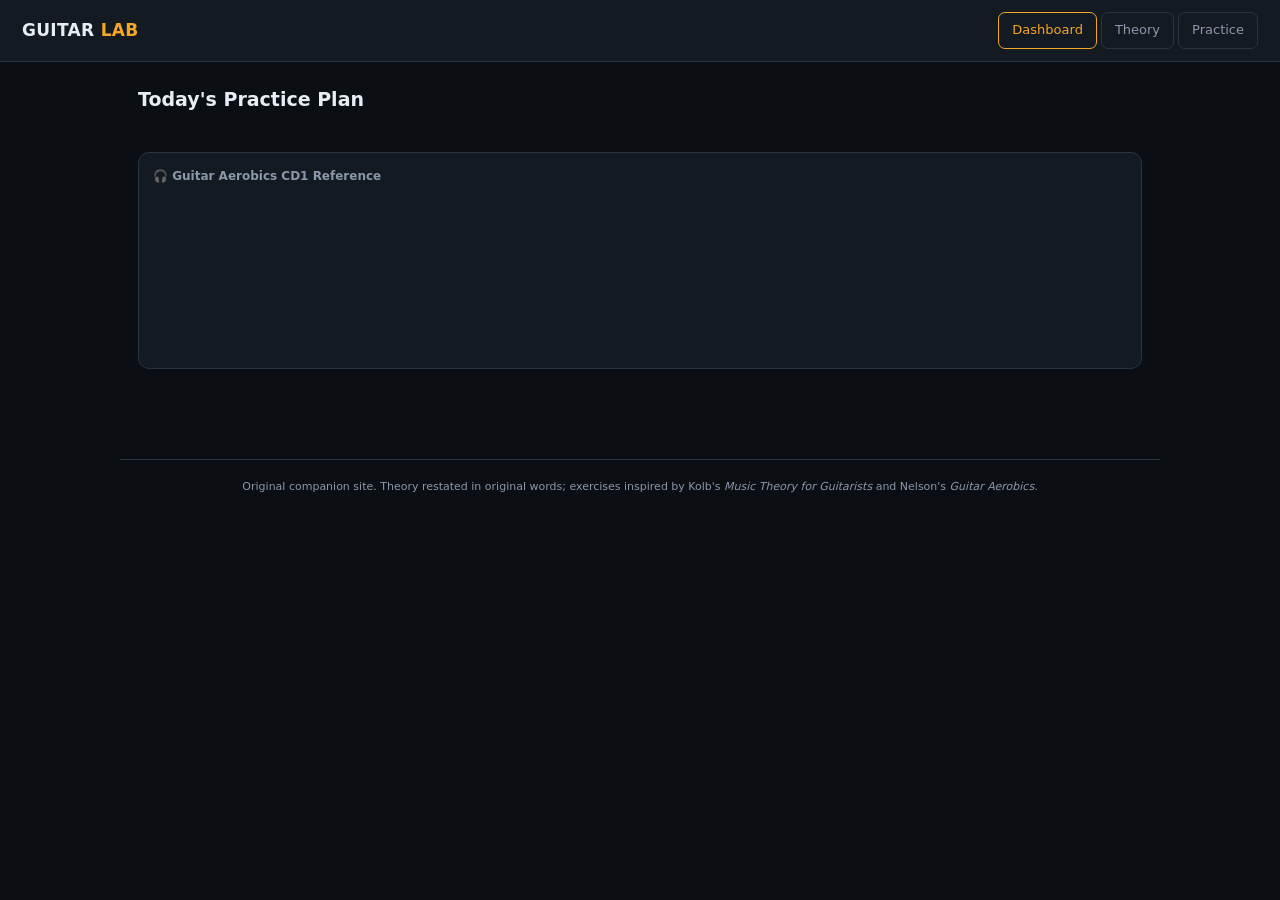
<file: index.html>
<!DOCTYPE html>
<html lang="en">
<head>
<meta charset="UTF-8">
<meta name="viewport" content="width=device-width, initial-scale=1">
<title>Guitar Lab — Dashboard</title>
<link rel="stylesheet" href="style.css">
</head>
<body>
<header>
  <h1>GUITAR <span>LAB</span></h1>
  <nav>
    <a href="index.html" class="active">Dashboard</a>
    <a href="theory.html">Theory</a>
    <a href="practice.html">Practice</a>
  </nav>
</header>
<main>
  <h2>Today's Practice Plan</h2>
  <p class="sub" id="todayLine"></p>
  <div class="grid" id="taskList"></div>
  <div class="spotify-wrap" style="margin-top:20px">
    <p><strong>🎧 Guitar Aerobics CD1 Reference</strong></p>
    <iframe style="border-radius:10px" src="https://open.spotify.com/embed/playlist/25AkD70NQKPqz7oPmAFISZ?utm_source=generator&theme=0" width="100%" height="152" frameBorder="0" allowfullscreen="" allow="autoplay; clipboard-write; encrypted-media; fullscreen; picture-in-picture" loading="lazy"></iframe>
  </div>
</main>
<footer>Original companion site. Theory restated in original words; exercises inspired by Kolb's <em>Music Theory for Guitarists</em> and Nelson's <em>Guitar Aerobics</em>.</footer>
<script src="data.js"></script>
<script>
function renderDashboard(){
  const d = new Date();
  const dayIdx = d.getDay();
  const [technique, exId] = DAY_ROTATION[dayIdx];
  const theoryToday = THEORY_CHAPTERS[dayIdx % THEORY_CHAPTERS.length];

  document.getElementById("todayLine").textContent =
    d.toLocaleDateString(undefined,{weekday:"long",month:"short",day:"numeric"}) +
    " · Technique: " + technique;

  const tasks = [
    {title:"Warm-up: " + (dayIdx===6?"Finger Stretch":"Chromatic") + " (15 min)", meta:"Metronome 50→85 BPM", href:"practice.html?ex="+(dayIdx===6?"exWarm1":"exWarm2")},
    {title:"Technique: " + technique, meta:"Guitar Aerobics · 8-set ladder", href:"practice.html?ex="+exId},
    {title:"Theory: " + theoryToday.title, meta:"Chapter " + theoryToday.ch, href:"theory.html#ch"+theoryToday.ch},
    {title:"Repertoire / song practice", meta:"10 min · play something you enjoy", href:"practice.html"}
  ];

  const list = document.getElementById("taskList");
  list.innerHTML = "";
  tasks.forEach((t,i)=>{
    const card = document.createElement("div");
    card.className = "card task";
    const checked = localStorage.getItem("gt_task_"+i)==="1";
    card.innerHTML = `<input type="checkbox" ${checked?"checked":""}><div><h3>${t.title}</h3><p>${t.meta}</p></div>`;
    card.querySelector("input").addEventListener("change",e=>{
      localStorage.setItem("gt_task_"+i, e.target.checked?"1":"");
      card.classList.toggle("done", e.target.checked);
    });
    card.addEventListener("click",e=>{
      if(e.target.tagName==="INPUT") return;
      window.location.href = t.href;
    });
    card.classList.toggle("done", checked);
    list.appendChild(card);
  });
}
renderDashboard();
</script>
</body>
</html>
</file>
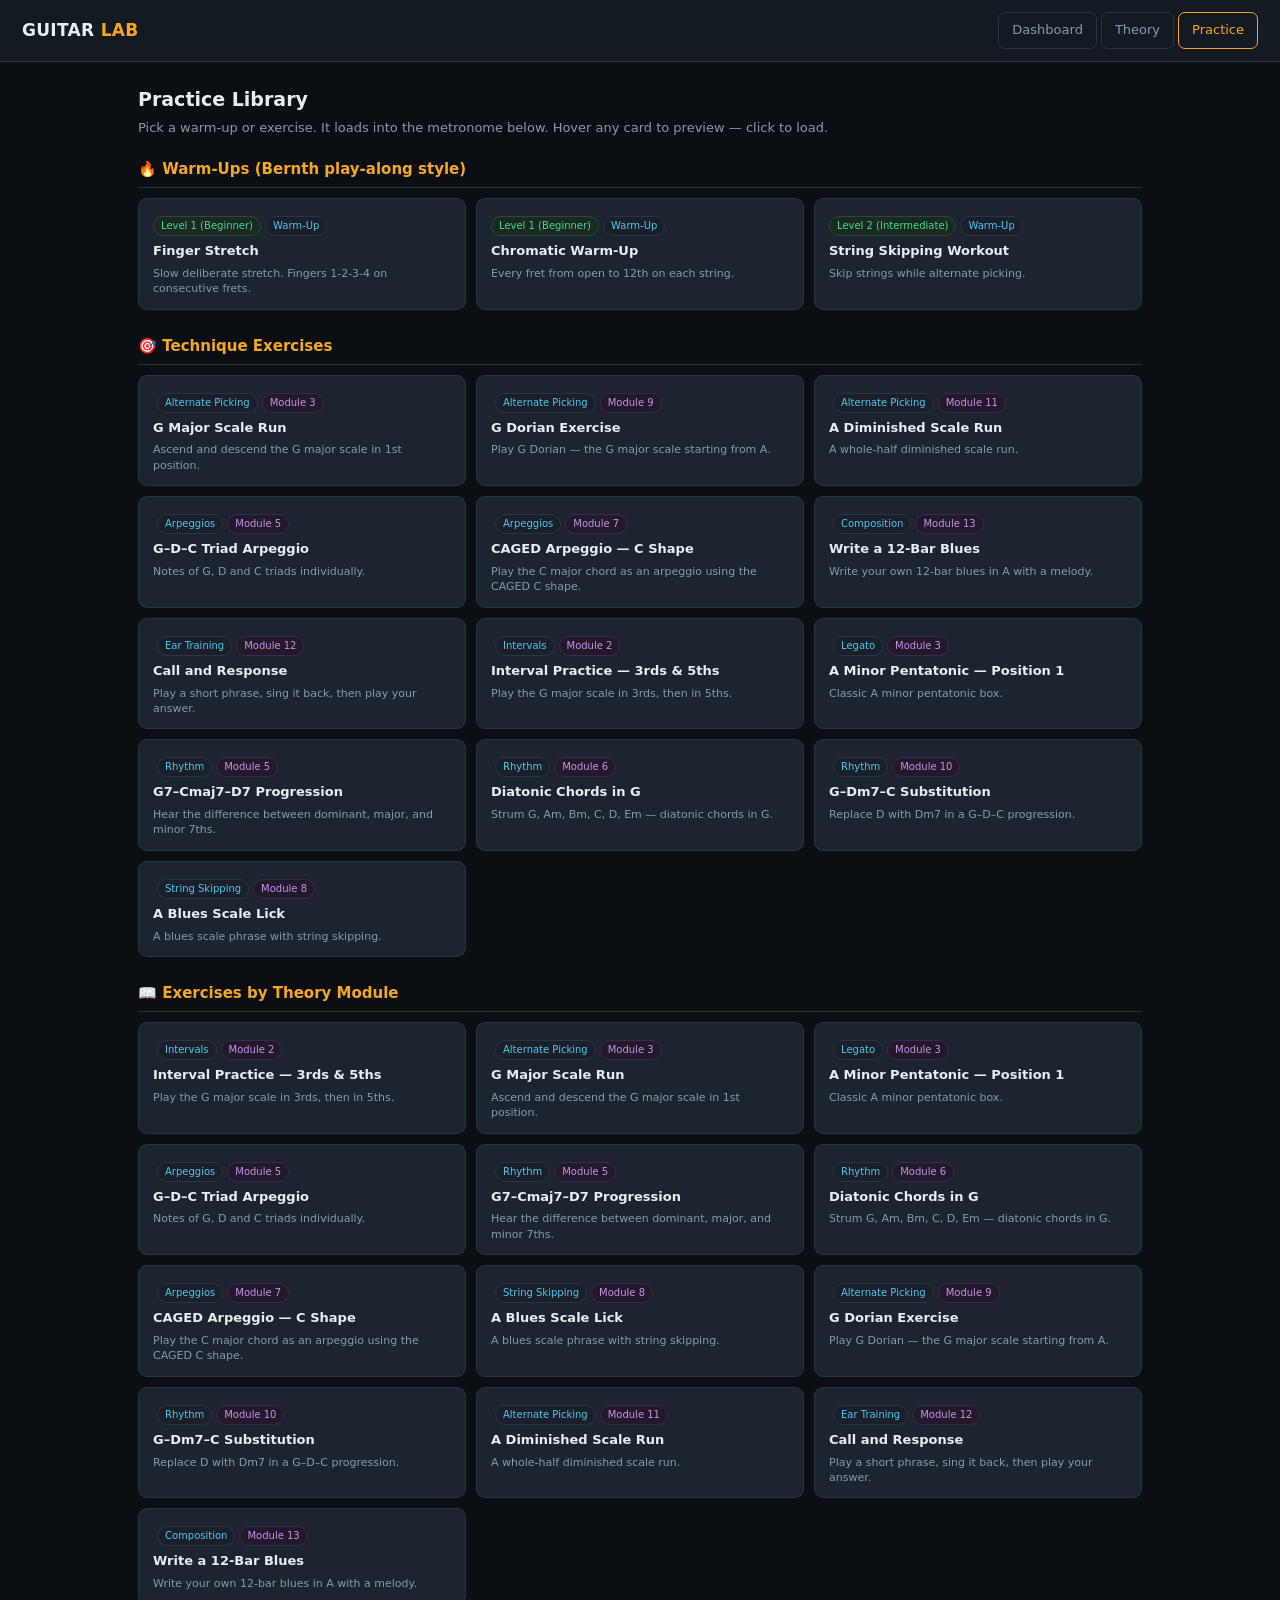
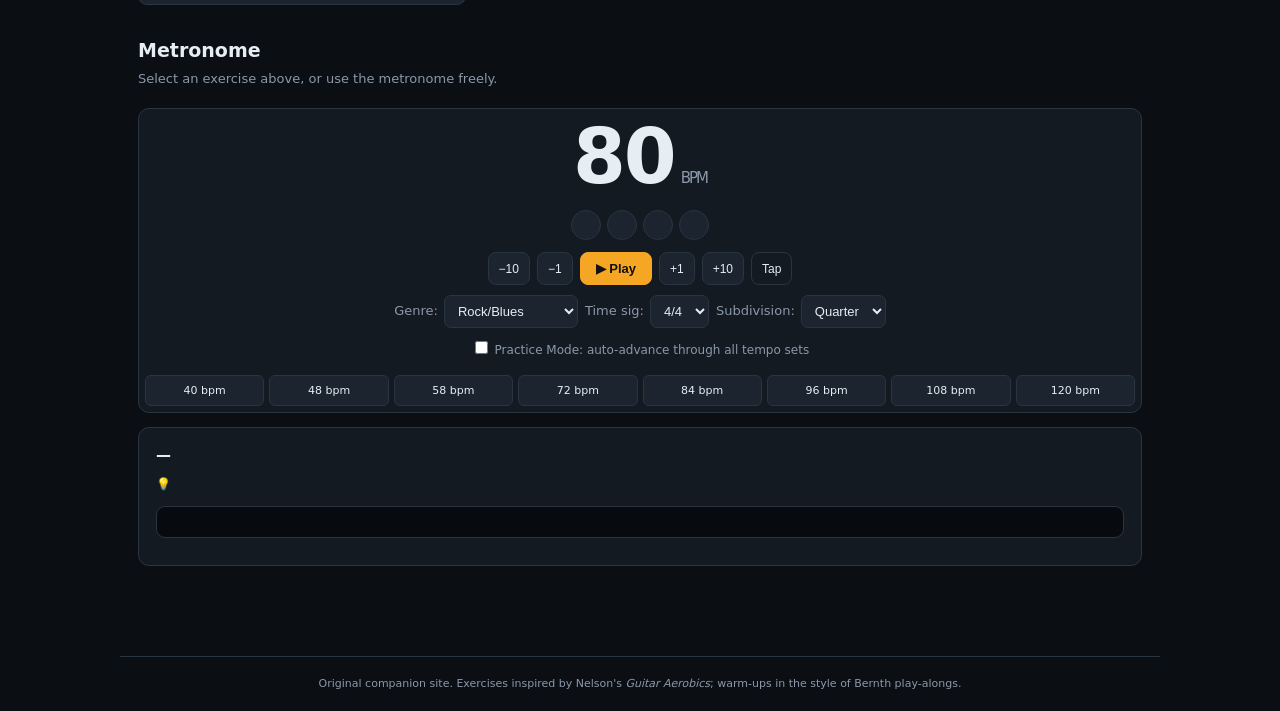
<file: practice.html>
<!DOCTYPE html>
<html lang="en">
<head>
<meta charset="UTF-8">
<meta name="viewport" content="width=device-width, initial-scale=1">
<title>Practice — Guitar Lab</title>
<link rel="stylesheet" href="style.css">
<style>
  /* Extra styles for the practice library */
  .lib-section{margin-bottom:24px}
  .lib-section h3{font-size:15px;color:var(--accent);margin:0 0 10px;border-bottom:1px solid var(--line);padding-bottom:6px}
  .lib-grid{display:grid;grid-template-columns:repeat(auto-fill,minmax(260px,1fr));gap:10px}
  .lib-card{background:var(--panel2);border:1px solid var(--line);border-radius:9px;padding:12px 14px;cursor:pointer;transition:.15s}
  .lib-card:hover{border-color:var(--accent);transform:translateY(-1px)}
  .lib-card.active{border-color:var(--accent);background:#2a2210}
  .lib-card h4{margin:0 0 4px;font-size:13px;color:var(--text)}
  .lib-card p{margin:0;font-size:11px;color:var(--muted);line-height:1.4}
  .lib-card .level{display:inline-block;font-size:10px;padding:1px 7px;border-radius:99px;
    background:#1a2a1e;color:var(--ok);border:1px solid #2a4a30;margin-bottom:5px}
  .lib-card .tech{display:inline-block;font-size:10px;padding:1px 7px;border-radius:99px;
    background:#1a1f2a;color:var(--accent2);border:1px solid var(--line);margin-left:4px;margin-bottom:5px}
  .lib-card .ch{display:inline-block;font-size:10px;padding:1px 7px;border-radius:99px;
    background:#221a2a;color:#c792ea;border:1px solid #3a2a4a;margin-left:4px;margin-bottom:5px}
  .empty-note{background:#1a1f2a;border:1px dashed var(--line);border-radius:8px;
    padding:12px;font-size:12px;color:var(--muted);text-align:center;margin-bottom:16px}
</style>
</head>
<body>
<header>
  <h1>GUITAR <span>LAB</span></h1>
  <nav>
    <a href="index.html">Dashboard</a>
    <a href="theory.html">Theory</a>
    <a href="practice.html" class="active">Practice</a>
  </nav>
</header>

<main>

  <!-- ============ PRACTICE LIBRARY ============ -->
  <section id="libraryView">
    <h2>Practice Library</h2>
    <p class="sub">Pick a warm-up or exercise. It loads into the metronome below. Hover any card to preview — click to load.</p>

    <div id="libWarning" class="empty-note hidden">No exercises loaded. Make sure <code>data.js</code> is in the same folder and contains <code>WARMUPS</code> and <code>EXERCISES</code>.</div>

    <!-- Warm-ups by level -->
    <div class="lib-section">
      <h3>🔥 Warm-Ups (Bernth play-along style)</h3>
      <div class="lib-grid" id="warmupGrid"></div>
    </div>

    <!-- Exercises by technique -->
    <div class="lib-section">
      <h3>🎯 Technique Exercises</h3>
      <div class="lib-grid" id="exerciseGrid"></div>
    </div>

    <!-- Exercises by theory chapter -->
    <div class="lib-section">
      <h3>📖 Exercises by Theory Module</h3>
      <div class="lib-grid" id="theoryGrid"></div>
    </div>
  </section>

  <!-- ============ METRONOME + EXERCISE VIEWER ============ -->
  <section id="metroView" style="margin-top:30px">
    <h2 id="exTitle">Metronome</h2>
    <p class="sub" id="exMeta">Select an exercise above, or use the metronome freely.</p>

    <div class="card metro">
      <div class="bpm-display"><span id="bpm">80</span><small>BPM</small></div>
      <div class="beat-row" id="beats"></div>
      <div class="controls">
        <button class="btn small" id="minus10">−10</button>
        <button class="btn small" id="minus1">−1</button>
        <button class="btn primary" id="play">▶ Play</button>
        <button class="btn small" id="plus1">+1</button>
        <button class="btn small" id="plus10">+10</button>
        <button class="btn ghost small" id="tapBtn">Tap</button>
      </div>
      <div class="controls">
        <label class="inline">Genre:
          <select id="genreSelect">
            <option value="rockblues">Rock/Blues</option>
            <option value="metal">Metal</option>
            <option value="bluesshuffle">Blues Shuffle</option>
            <option value="jazzswing">Jazz Swing</option>
            <option value="country">Country</option>
            <option value="funk">Funk</option>
            <option value="warmup">Warm-Up (slow)</option>
          </select>
        </label>
        <label class="inline">Time sig:
          <select id="beatsSelect">
            <option value="4">4/4</option>
            <option value="3">3/4</option>
            <option value="6">6/8</option>
          </select>
        </label>
        <label class="inline">Subdivision:
          <select id="subdivSelect">
            <option value="1">Quarter</option>
            <option value="2">Eighth</option>
            <option value="3">Triplet</option>
            <option value="4">16th</option>
          </select>
        </label>
      </div>
      <div class="practice-mode-toggle">
        <label><input type="checkbox" id="practiceMode"> Practice Mode: auto-advance through all tempo sets</label>
      </div>
      <div class="sets" id="sets"></div>
    </div>

    <div class="card" style="margin-top:14px">
      <h3 id="exName">—</h3>
      <p id="exDesc" style="margin:5px 0 8px"></p>
      <p style="font-size:12px;color:var(--accent2)">💡 <span id="exTip"></span></p>
      <pre class="tab" id="exTab"></pre>
      <div id="exLinks"></div>
    </div>
  </section>

</main>

<footer>Original companion site. Exercises inspired by Nelson's <em>Guitar Aerobics</em>; warm-ups in the style of Bernth play-alongs.</footer>

<script src="data.js"></script>
<script>
/* =========================================================
   GUARD: make sure data.js loaded correctly
   ========================================================= */
if(typeof WARMUPS === "undefined" || typeof EXERCISES === "undefined" || typeof GENRE_LADDERS === "undefined"){
  document.getElementById("libWarning").classList.remove("hidden");
  console.error("data.js is missing or failed to load.");
}

/* =========================================================
   LIBRARY RENDERING
   ========================================================= */
function levelClass(level){
  return level && level.includes("Level 2") ? "level-2" : "level-1";
}

function buildLibCard(id, ex, type){
  const card = document.createElement("div");
  card.className = "lib-card";
  card.dataset.ex = id;
  const levelTag = ex.level ? `<span class="level">${ex.level}</span>` : "";
  const techTag = ex.technique ? `<span class="tech">${ex.technique}</span>` : "";
  const chTag = ex.theoryCh ? `<span class="ch">Module ${ex.theoryCh}</span>` : "";
  card.innerHTML = `
    ${levelTag}${techTag}${chTag}
    <h4>${ex.title}</h4>
    <p>${ex.description}</p>`;
  card.addEventListener("click", ()=>{
    document.querySelectorAll(".lib-card").forEach(c=>c.classList.remove("active"));
    card.classList.add("active");
    loadExercise(id);
    document.getElementById("metroView").scrollIntoView({behavior:"smooth"});
  });
  return card;
}

function renderLibrary(){
  // Warm-ups
  const warmGrid = document.getElementById("warmupGrid");
  warmGrid.innerHTML = "";
  if(typeof WARMUPS !== "undefined"){
    Object.entries(WARMUPS).forEach(([id,ex])=>{
      warmGrid.appendChild(buildLibCard(id, ex, "warmup"));
    });
  }

  // Exercises grouped by technique
  const exGrid = document.getElementById("exerciseGrid");
  exGrid.innerHTML = "";
  if(typeof EXERCISES !== "undefined"){
    const byTech = {};
    Object.entries(EXERCISES).forEach(([id,ex])=>{
      const t = ex.technique || "Other";
      if(!byTech[t]) byTech[t] = [];
      byTech[t].push([id,ex]);
    });
    Object.keys(byTech).sort().forEach(tech=>{
      byTech[tech].forEach(([id,ex])=>{
        exGrid.appendChild(buildLibCard(id, ex, "exercise"));
      });
    });
  }

  // Exercises grouped by theory module
  const thGrid = document.getElementById("theoryGrid");
  thGrid.innerHTML = "";
  if(typeof EXERCISES !== "undefined"){
    const byCh = {};
    Object.entries(EXERCISES).forEach(([id,ex])=>{
      if(ex.theoryCh){
        if(!byCh[ex.theoryCh]) byCh[ex.theoryCh] = [];
        byCh[ex.theoryCh].push([id,ex]);
      }
    });
    Object.keys(byCh).sort((a,b)=>a-b).forEach(ch=>{
      byCh[ch].forEach(([id,ex])=>{
        thGrid.appendChild(buildLibCard(id, ex, "exercise"));
      });
    });
    if(Object.keys(byCh).length === 0){
      thGrid.innerHTML = `<div class="empty-note">No exercises are tagged with a theory module yet.</div>`;
    }
  }
}

/* =========================================================
   METRONOME (Web Audio)
   ========================================================= */
const AudioCtx = window.AudioContext || window.webkitAudioContext;
let audioCtx = null;
let bpm = 80, beatsPerBar = 4, subdivision = 1, playing = false, timer = null;
let nextNoteTime = 0, currentBeat = 0, subTick = 0;
let currentSetIndex = 0, practiceMode = false, setRepsRemaining = 10;

const bpmEl = document.getElementById("bpm");
const beatsEl = document.getElementById("beats");
const setsEl = document.getElementById("sets");
const genreSel = document.getElementById("genreSelect");
const beatsSel = document.getElementById("beatsSelect");
const subdivSel = document.getElementById("subdivSelect");
const practiceToggle = document.getElementById("practiceMode");

function buildBeatDots(){
  beatsEl.innerHTML = "";
  for(let i=0;i<beatsPerBar;i++){
    const d = document.createElement("span");
    d.className = "beat" + (i===0?" accent":"");
    beatsEl.appendChild(d);
  }
}
function drawBeat(){
  [...beatsEl.children].forEach((el,i)=>el.classList.toggle("on", i===currentBeat));
}
function scheduleClick(time, accent){
  const osc = audioCtx.createOscillator();
  const gain = audioCtx.createGain();
  osc.connect(gain); gain.connect(audioCtx.destination);
  osc.frequency.value = accent ? 1000 : 700;
  gain.gain.setValueAtTime(0.0001, time);
  gain.gain.exponentialRampToValueAtTime(accent ? 0.4 : 0.25, time + 0.002);
  gain.gain.exponentialRampToValueAtTime(0.0001, time + 0.05);
  osc.start(time); osc.stop(time + 0.06);
}
function scheduler(){
  while(nextNoteTime < audioCtx.currentTime + 0.1){
    const secondsPerBeat = 60 / bpm;
    const subInterval = secondsPerBeat / subdivision;
    const isBeatStart = (subTick === 0);
    const accent = (currentBeat === 0 && isBeatStart);
    scheduleClick(nextNoteTime, accent);
    nextNoteTime += subInterval;
    subTick++;
    if(subTick >= subdivision){
      subTick = 0;
      currentBeat = (currentBeat + 1) % beatsPerBar;
      setTimeout(()=>drawBeat(), Math.max(0,(nextNoteTime - audioCtx.currentTime)*1000 - 10));
      if(practiceMode){
        setRepsRemaining--;
        if(setRepsRemaining <= 0){
          const ladder = GENRE_LADDERS[genreSel.value];
          if(currentSetIndex < ladder.length - 1){
            currentSetIndex++;
            bpm = ladder[currentSetIndex];
            bpmEl.textContent = bpm;
            setRepsRemaining = 10;
            markSet();
          }
        }
      }
    }
  }
}
function start(){
  if(playing) return;
  if(!audioCtx) audioCtx = new AudioCtx();
  if(audioCtx.state === "suspended") audioCtx.resume();
  playing = true; currentBeat = 0; subTick = 0;
  nextNoteTime = audioCtx.currentTime + 0.1;
  setRepsRemaining = 10;
  timer = setInterval(scheduler, 25);
  document.getElementById("play").textContent = "■ Stop";
  document.getElementById("play").classList.remove("primary");
}
function stop(){
  playing = false; clearInterval(timer); timer = null;
  [...beatsEl.children].forEach(el=>el.classList.remove("on"));
  document.getElementById("play").textContent = "▶ Play";
  document.getElementById("play").classList.add("primary");
}
function setBpm(v){
  bpm = Math.min(300, Math.max(20, v));
  bpmEl.textContent = bpm;
  markSet();
}
function renderSets(){
  const ladder = GENRE_LADDERS[genreSel.value];
  setsEl.innerHTML = "";
  ladder.forEach((b,i)=>{
    const s = document.createElement("div");
    s.className = "set"; s.textContent = b + " bpm";
    s.onclick = ()=>{ currentSetIndex = i; setBpm(b); markSet(); };
    setsEl.appendChild(s);
  });
  markSet();
}
function markSet(){
  const ladder = GENRE_LADDERS[genreSel.value];
  [...setsEl.children].forEach((el,i)=>el.classList.toggle("current", ladder[i]===bpm));
}
let tapTimes = [];
document.getElementById("tapBtn").onclick = ()=>{
  const now = performance.now();
  tapTimes.push(now);
  if(tapTimes.length > 5) tapTimes.shift();
  if(tapTimes.length >= 2){
    let intervals = [];
    for(let i=1;i<tapTimes.length;i++) intervals.push(tapTimes[i]-tapTimes[i-1]);
    const avg = intervals.reduce((a,b)=>a+b,0)/intervals.length;
    setBpm(Math.round(60000/avg));
  }
};
document.getElementById("play").onclick = ()=> playing ? stop() : start();
document.getElementById("minus10").onclick = ()=> setBpm(bpm-10);
document.getElementById("minus1").onclick = ()=> setBpm(bpm-1);
document.getElementById("plus1").onclick = ()=> setBpm(bpm+1);
document.getElementById("plus10").onclick = ()=> setBpm(bpm+10);
beatsSel.onchange = ()=>{ beatsPerBar = +beatsSel.value; currentBeat = 0; buildBeatDots(); };
subdivSel.onchange = ()=>{ subdivision = +subdivSel.value; subTick = 0; };
genreSel.onchange = ()=>{ currentSetIndex = 0; renderSets(); setBpm(GENRE_LADDERS[genreSel.value][0]); };
practiceToggle.onchange = ()=>{ practiceMode = practiceToggle.checked; setRepsRemaining = 10; };

/* =========================================================
   EXERCISE VIEWER (loads into the metronome card)
   ========================================================= */
function loadExercise(id){
  const ex = (typeof EXERCISES !== "undefined" && EXERCISES[id]) ||
             (typeof WARMUPS !== "undefined" && WARMUPS[id]);
  if(!ex) return;

  document.getElementById("exTitle").textContent = ex.title;
  const chTag = ex.theoryCh ? `<span class="tag theory-link">Module ${ex.theoryCh}</span>` : "";
  const levelTag = ex.level ? `<span class="tag warmup">${ex.level}</span>` : "";
  document.getElementById("exMeta").innerHTML =
    `${levelTag}<span class="tag">${ex.technique}</span><span class="tag genre">${ex.genre}</span>${chTag}`;

  document.getElementById("exName").textContent = ex.title;
  document.getElementById("exDesc").textContent = ex.description;
  document.getElementById("exTip").textContent = ex.tip;
  document.getElementById("exTab").textContent = ex.tab;

  const linkWrap = document.getElementById("exLinks");
  linkWrap.innerHTML = "";
  if(ex.videoQuery){
    const a = document.createElement("a");
    a.className = "video-link";
    a.href = "https://www.youtube.com/results?search_query=" + encodeURIComponent(ex.videoQuery);
    a.target = "_blank";
    a.textContent = "▶ YouTube: " + ex.videoQuery;
    linkWrap.appendChild(a);
  }

  genreSel.value = ex.bpmKey;
  currentSetIndex = 0;
  renderSets();
  setBpm(GENRE_LADDERS[ex.bpmKey][0]);

  // highlight card if triggered by URL
  document.querySelectorAll(".lib-card").forEach(c=>{
    c.classList.toggle("active", c.dataset.ex === id);
  });
}

/* =========================================================
   BOOT
   ========================================================= */
buildBeatDots();
renderSets();
setBpm(80);
renderLibrary();

const params = new URLSearchParams(location.search);
if(params.get("ex")){
  loadExercise(params.get("ex"));
  setTimeout(()=>document.getElementById("metroView").scrollIntoView({behavior:"smooth"}), 200);
}
</script>
</body>
</html>
</file>
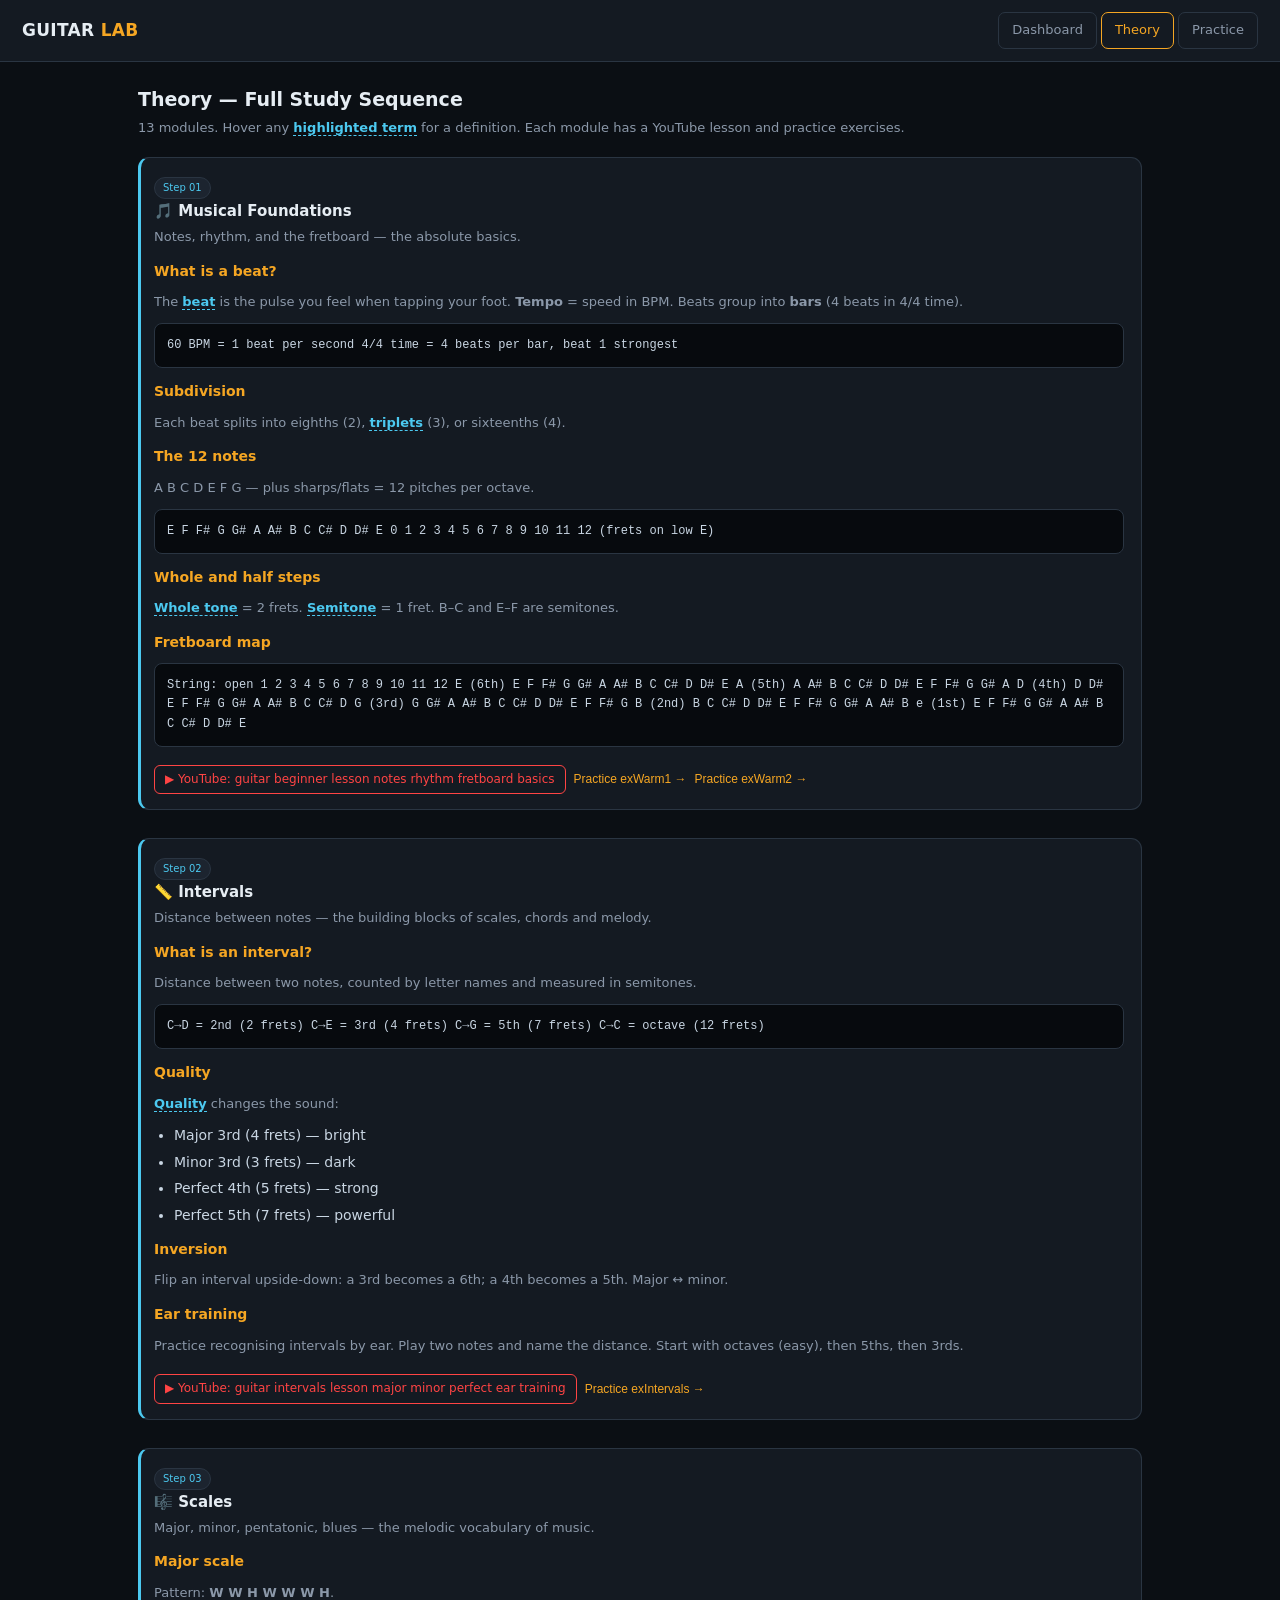
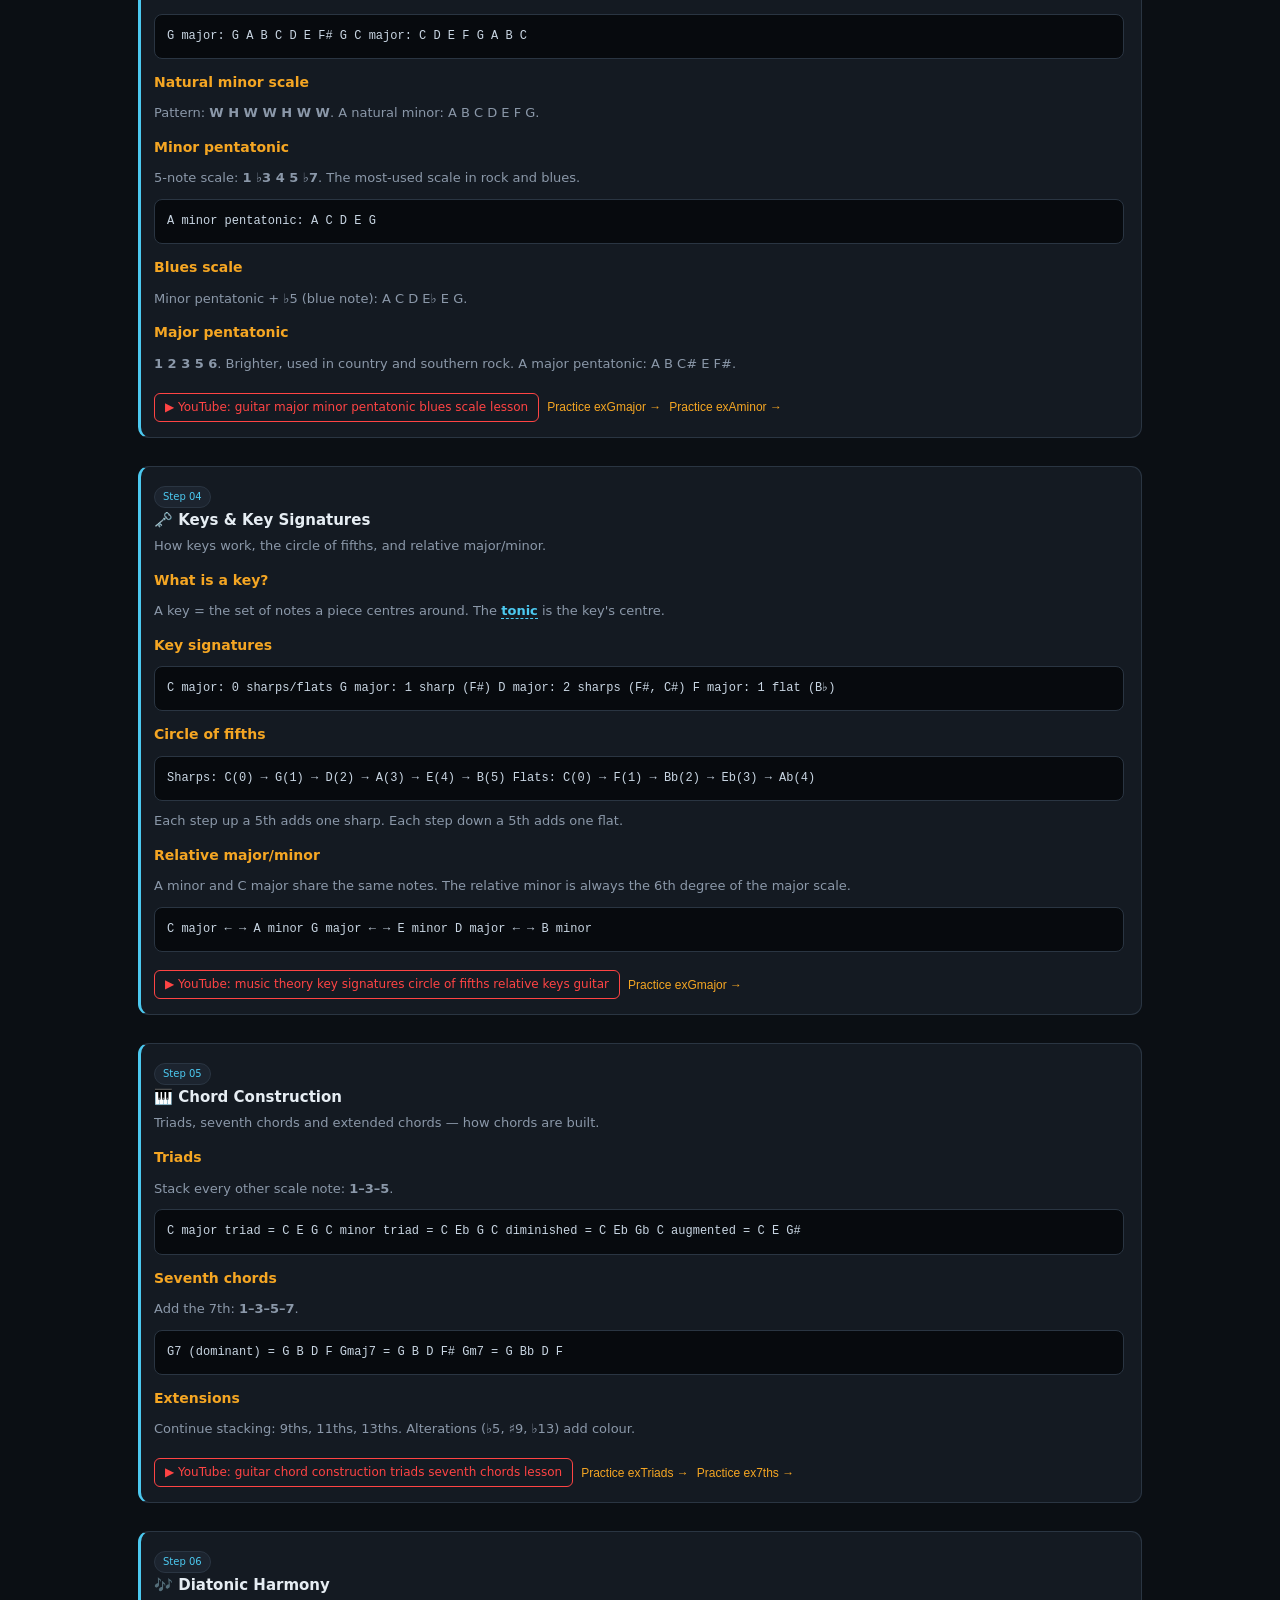
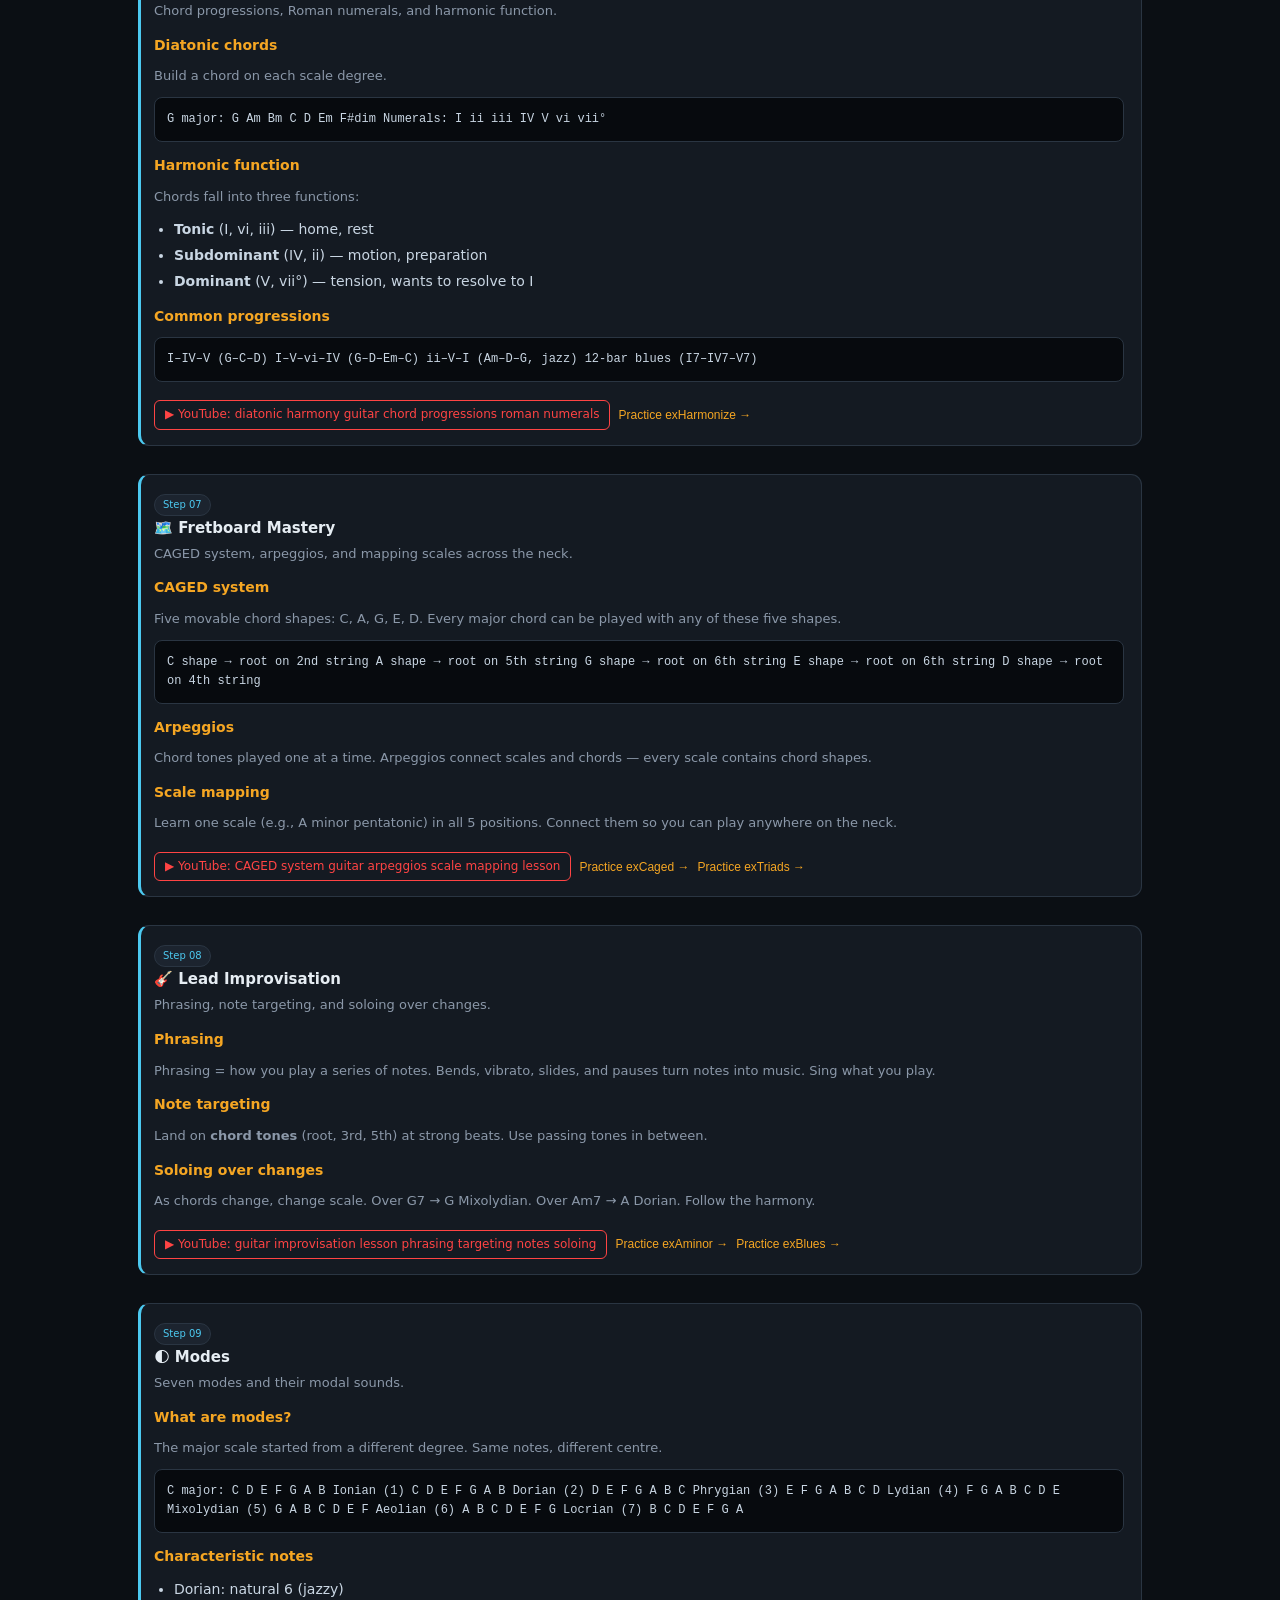
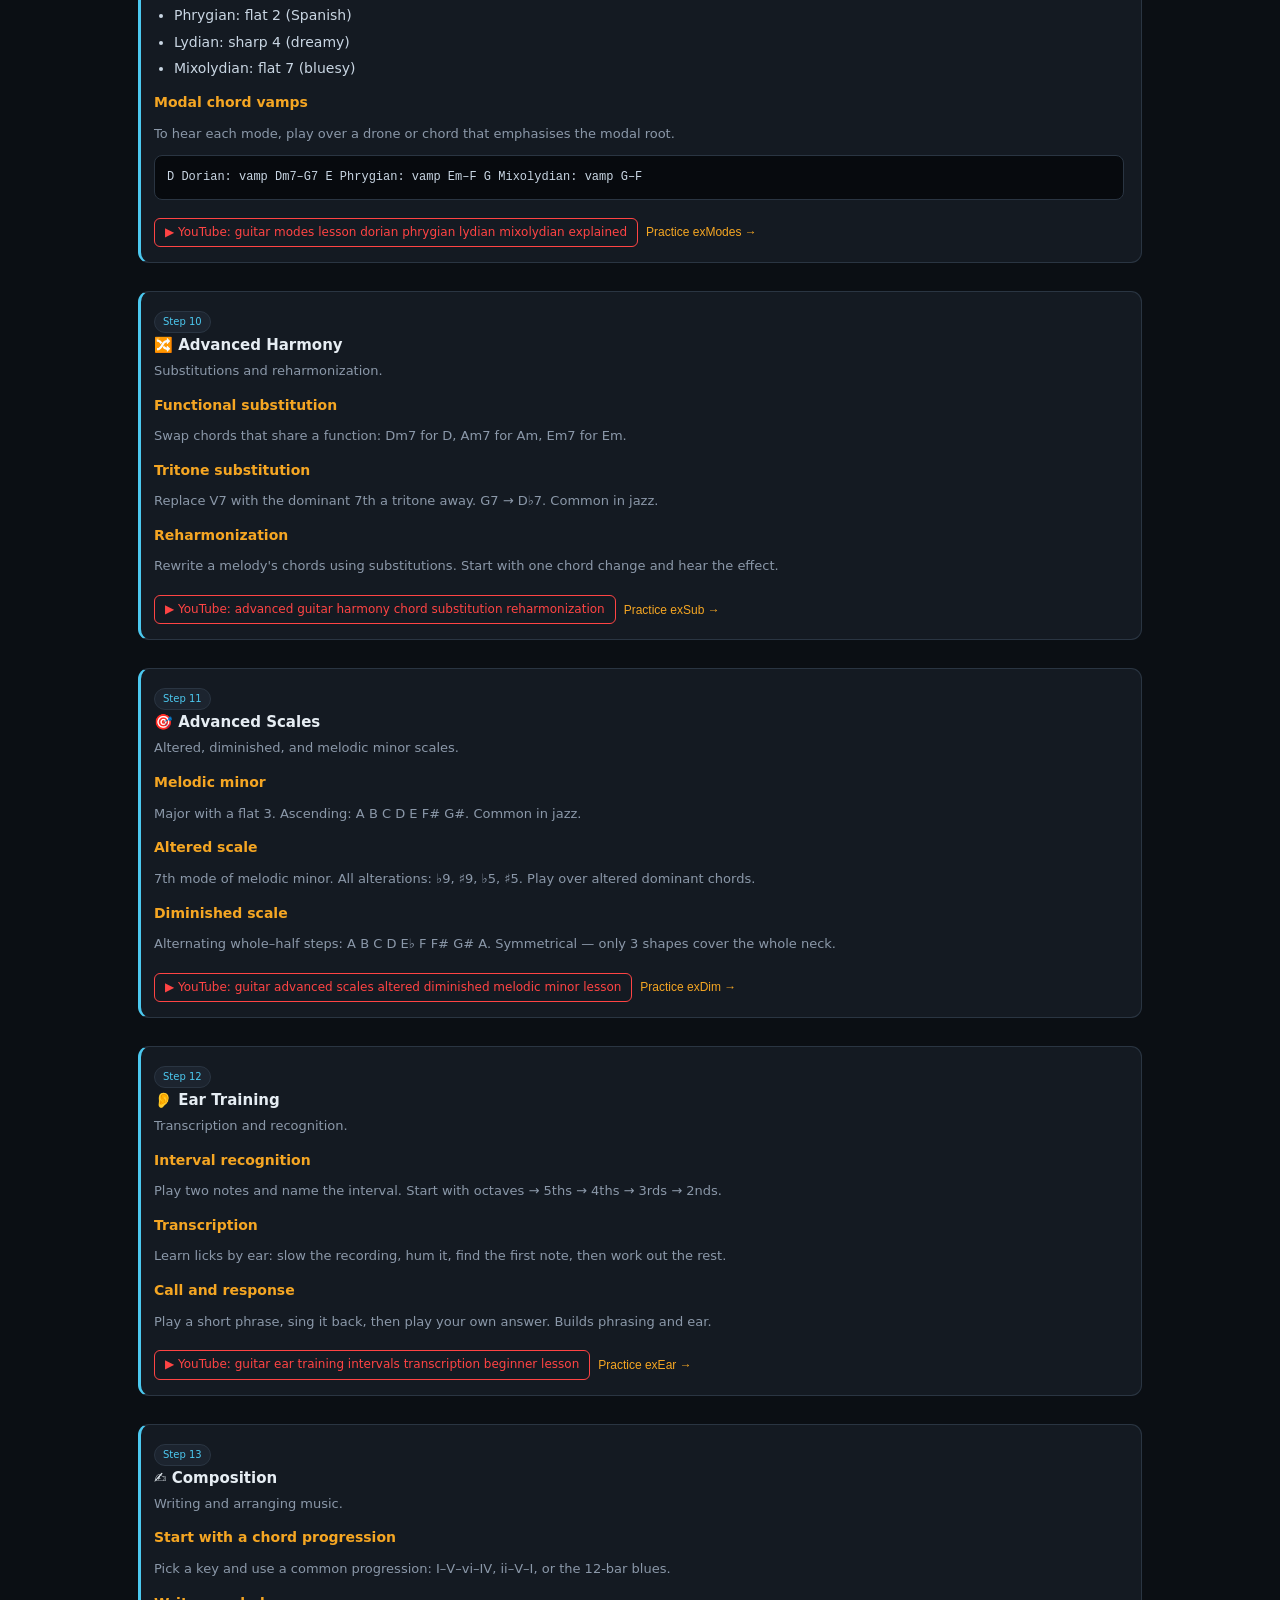
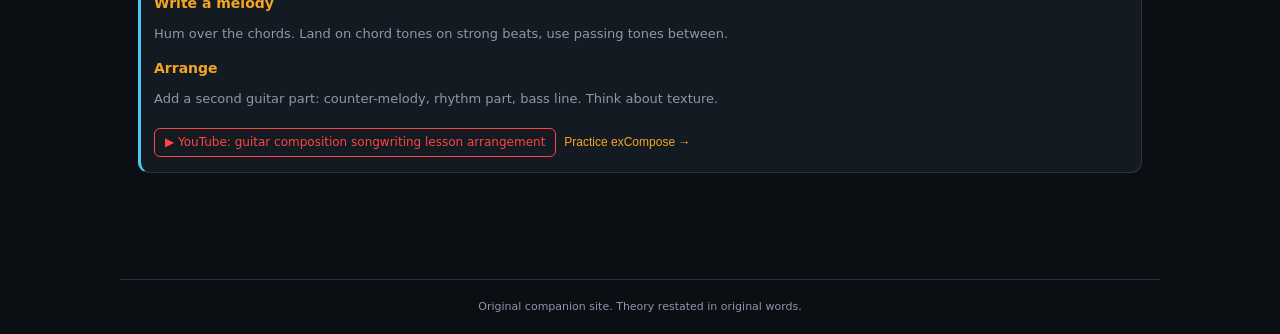
<file: theory.html>
<!DOCTYPE html>
<html lang="en">
<head>
<meta charset="UTF-8">
<meta name="viewport" content="width=device-width, initial-scale=1">
<title>Theory — Guitar Lab</title>
<link rel="stylesheet" href="style.css">
</head>
<body>
<header>
  <h1>GUITAR <span>LAB</span></h1>
  <nav>
    <a href="index.html">Dashboard</a>
    <a href="theory.html" class="active">Theory</a>
    <a href="practice.html">Practice</a>
  </nav>
</header>
<main>
  <h2>Theory — Full Study Sequence</h2>
  <p class="sub">13 modules. Hover any <span class="term" data-def="Like this.">highlighted term</span> for a definition. Each module has a YouTube lesson and practice exercises.</p>
  <div class="grid" id="theoryList"></div>
</main>
<footer>Original companion site. Theory restated in original words.</footer>
<script src="data.js"></script>
<script>
const wrap = document.getElementById("theoryList");
MODULES.forEach(m=>{
  const el = document.createElement("div");
  el.className = "card lesson";
  el.id = "m" + m.id;
  let html = `<span class="tag">Step ${String(m.id).padStart(2,'0')}</span>
    <h3>${m.icon} ${m.title}</h3>
    <p style="margin:4px 0 10px;color:var(--muted);font-size:13px">${m.description}</p>`;
  m.sections.forEach(s=>{
    html += `<h4>${s.h}</h4><div class="lesson-body">${s.body}</div>`;
  });
  html += `<div style="margin-top:10px;display:flex;flex-wrap:wrap;gap:8px">`;
  html += `<a class="video-link" href="https://www.youtube.com/results?search_query=${encodeURIComponent(m.youtube)}" target="_blank">▶ YouTube: ${m.youtube}</a>`;
  m.exercises.forEach(ex=>{
    html += `<button class="more" data-ex="${ex}">Practice ${ex} →</button>`;
  });
  html += `</div>`;
  el.innerHTML = html;
  el.querySelectorAll(".more").forEach(btn=>{
    btn.addEventListener("click",()=>{
      window.location.href = "practice.html?ex=" + btn.dataset.ex;
    });
  });
  wrap.appendChild(el);
});
</script>
</body>
</html>
</file>
<file: style.css>
:root{
    --bg:#0b0f14; --panel:#141a22; --panel2:#1c242f; --line:#2a3542;
    --text:#e6edf3; --muted:#8b98a9; --accent:#f5a623; --accent2:#4cc9f0;
    --ok:#3ddc97;
  }
  *{box-sizing:border-box}
  body{margin:0;font-family:system-ui,-apple-system,Segoe UI,Roboto,sans-serif;
       background:var(--bg);color:var(--text);line-height:1.6}
  header{display:flex;align-items:center;gap:16px;padding:12px 22px;
         background:var(--panel);border-bottom:1px solid var(--line);position:sticky;top:0;z-index:20}
  header h1{font-size:17px;margin:0;letter-spacing:.3px;white-space:nowrap}
  header h1 span{color:var(--accent)}
  nav{display:flex;gap:4px;margin-left:auto}
  nav a{background:transparent;border:1px solid var(--line);color:var(--muted);
        padding:7px 13px;border-radius:7px;cursor:pointer;font-size:13px;text-decoration:none}
  nav a.active,nav a:hover{border-color:var(--accent);color:var(--accent)}
  main{max-width:1040px;margin:0 auto;padding:22px 18px 90px}
  h2{font-size:19px;margin:0 0 4px}
  .sub{color:var(--muted);font-size:13px;margin:0 0 18px}
  .grid{display:grid;gap:12px}
  .card{background:var(--panel);border:1px solid var(--line);border-radius:11px;padding:15px 17px}
  .card h3{margin:0 0 5px;font-size:15px}
  .card p{margin:0;font-size:13px;color:var(--muted)}
  .task{display:flex;align-items:flex-start;gap:13px;cursor:pointer}
  .task input{width:18px;height:18px;accent-color:var(--ok);flex:none;margin-top:3px}
  .task.done h3{text-decoration:line-through;color:var(--muted)}
  .tag{display:inline-block;font-size:10px;padding:2px 8px;border-radius:99px;
       background:var(--panel2);color:var(--accent2);margin-right:5px;border:1px solid var(--line)}
  .tag.genre{color:var(--accent)}
  .tag.warmup{color:var(--ok)}
  .tag.theory-link{color:#c792ea}
  .metro{text-align:center;padding:6px}
  .bpm-display{font-size:76px;font-weight:700;letter-spacing:-2px;font-variant-numeric:tabular-nums;line-height:1.1}
  .bpm-display small{font-size:15px;color:var(--muted);font-weight:400;margin-left:6px}
  .beat-row{display:flex;justify-content:center;gap:6px;margin:12px 0}
  .beat{width:30px;height:30px;border-radius:50%;background:var(--panel2);
        border:1px solid var(--line);transition:background .04s}
  .beat.on{background:var(--accent);border-color:var(--accent);box-shadow:0 0 14px var(--accent)}
  .beat.accent.on{background:var(--accent2);border-color:var(--accent2);box-shadow:0 0 14px var(--accent2)}
  .controls{display:flex;justify-content:center;gap:7px;flex-wrap:wrap;margin:10px 0}
  .btn{background:var(--panel2);border:1px solid var(--line);color:var(--text);
       padding:8px 15px;border-radius:8px;cursor:pointer;font-size:13px}
  .btn:hover{border-color:var(--accent)}
  .btn.primary{background:var(--accent);color:#111;border-color:var(--accent);font-weight:600}
  .btn.ghost{background:transparent}
  .btn.small{padding:5px 10px;font-size:12px}
  select{background:var(--panel2);color:var(--text);border:1px solid var(--line);
         padding:7px 9px;border-radius:7px;font-size:13px}
  label.inline{display:inline-flex;align-items:center;gap:6px;font-size:13px;color:var(--muted)}
  .sets{display:grid;grid-template-columns:repeat(8,1fr);gap:5px;margin-top:14px}
  .set{background:var(--panel2);border:1px solid var(--line);border-radius:6px;
       padding:6px 2px;font-size:11px;cursor:pointer;text-align:center;transition:.15s}
  .set:hover{border-color:var(--accent2)}
  .set.current{border-color:var(--accent);background:#2a2210;color:var(--accent)}
  pre.tab{background:#070a0e;border:1px solid var(--line);border-radius:9px;padding:15px;
          overflow-x:auto;font-size:12px;line-height:1.5;color:#c9d6e3;font-family:ui-monospace,monospace}
  .hidden{display:none}
  .lesson{border-left:3px solid var(--accent2);padding-left:13px;margin-bottom:16px}
  .lesson h3{margin:0 0 3px}
  .lesson h4{margin:12px 0 4px;font-size:14px;color:var(--accent)}
  .lesson .more{color:var(--accent);font-size:12px;cursor:pointer;background:none;border:none;padding:0;margin-top:8px}
  .chapter-nav{display:flex;flex-wrap:wrap;gap:5px;margin-bottom:16px}
  .chapter-nav button{background:var(--panel2);border:1px solid var(--line);color:var(--muted);
                      padding:5px 10px;border-radius:6px;font-size:12px;cursor:pointer}
  .chapter-nav button.active{border-color:var(--accent);color:var(--accent)}
  .spotify-wrap{background:var(--panel);border:1px solid var(--line);border-radius:11px;padding:14px;margin-top:14px}
  .spotify-wrap p{font-size:12px;color:var(--muted);margin:0 0 8px}
  .practice-mode-toggle{display:flex;align-items:center;gap:8px;justify-content:center;
                        margin-top:10px;font-size:12px;color:var(--muted)}
  .lesson-body{font-size:14px;color:#c9d6e3;margin:10px 0}
  .lesson-body p{margin:0 0 10px}
  .lesson-body ul{margin:0 0 10px;padding-left:20px}
  .lesson-body li{margin-bottom:4px}
  .example{background:#070a0e;border:1px solid var(--line);border-radius:8px;
           padding:12px;font-family:ui-monospace,monospace;font-size:12px;
           color:#c9d6e3;margin:10px 0;overflow-x:auto}
  .term{color:var(--accent2);font-weight:600;border-bottom:1px dashed var(--accent2);
        cursor:help;position:relative}
  .term:hover::after{content:attr(data-def);position:absolute;bottom:130%;left:50%;
        transform:translateX(-50%);background:#1e2530;color:var(--text);border:1px solid var(--accent2);
        padding:8px 12px;border-radius:8px;font-size:12px;font-weight:400;white-space:normal;
        width:max-content;max-width:280px;z-index:50;box-shadow:0 4px 20px rgba(0,0,0,.6);line-height:1.4}
  .video-link{display:inline-flex;align-items:center;gap:5px;font-size:12px;
        color:#ff4444;text-decoration:none;margin-top:8px;border:1px solid #ff4444;
        padding:4px 10px;border-radius:6px}
  .video-link:hover{background:#ff4444;color:#fff}
  footer{max-width:1040px;margin:0 auto;padding:18px;font-size:11px;color:var(--muted);
         border-top:1px solid var(--line);text-align:center}
  @media(max-width:700px){
    .sets{grid-template-columns:repeat(4,1fr)}
    .bpm-display{font-size:56px}
    nav a{padding:6px 9px;font-size:12px}
    header h1{font-size:14px}
  }
</file>
